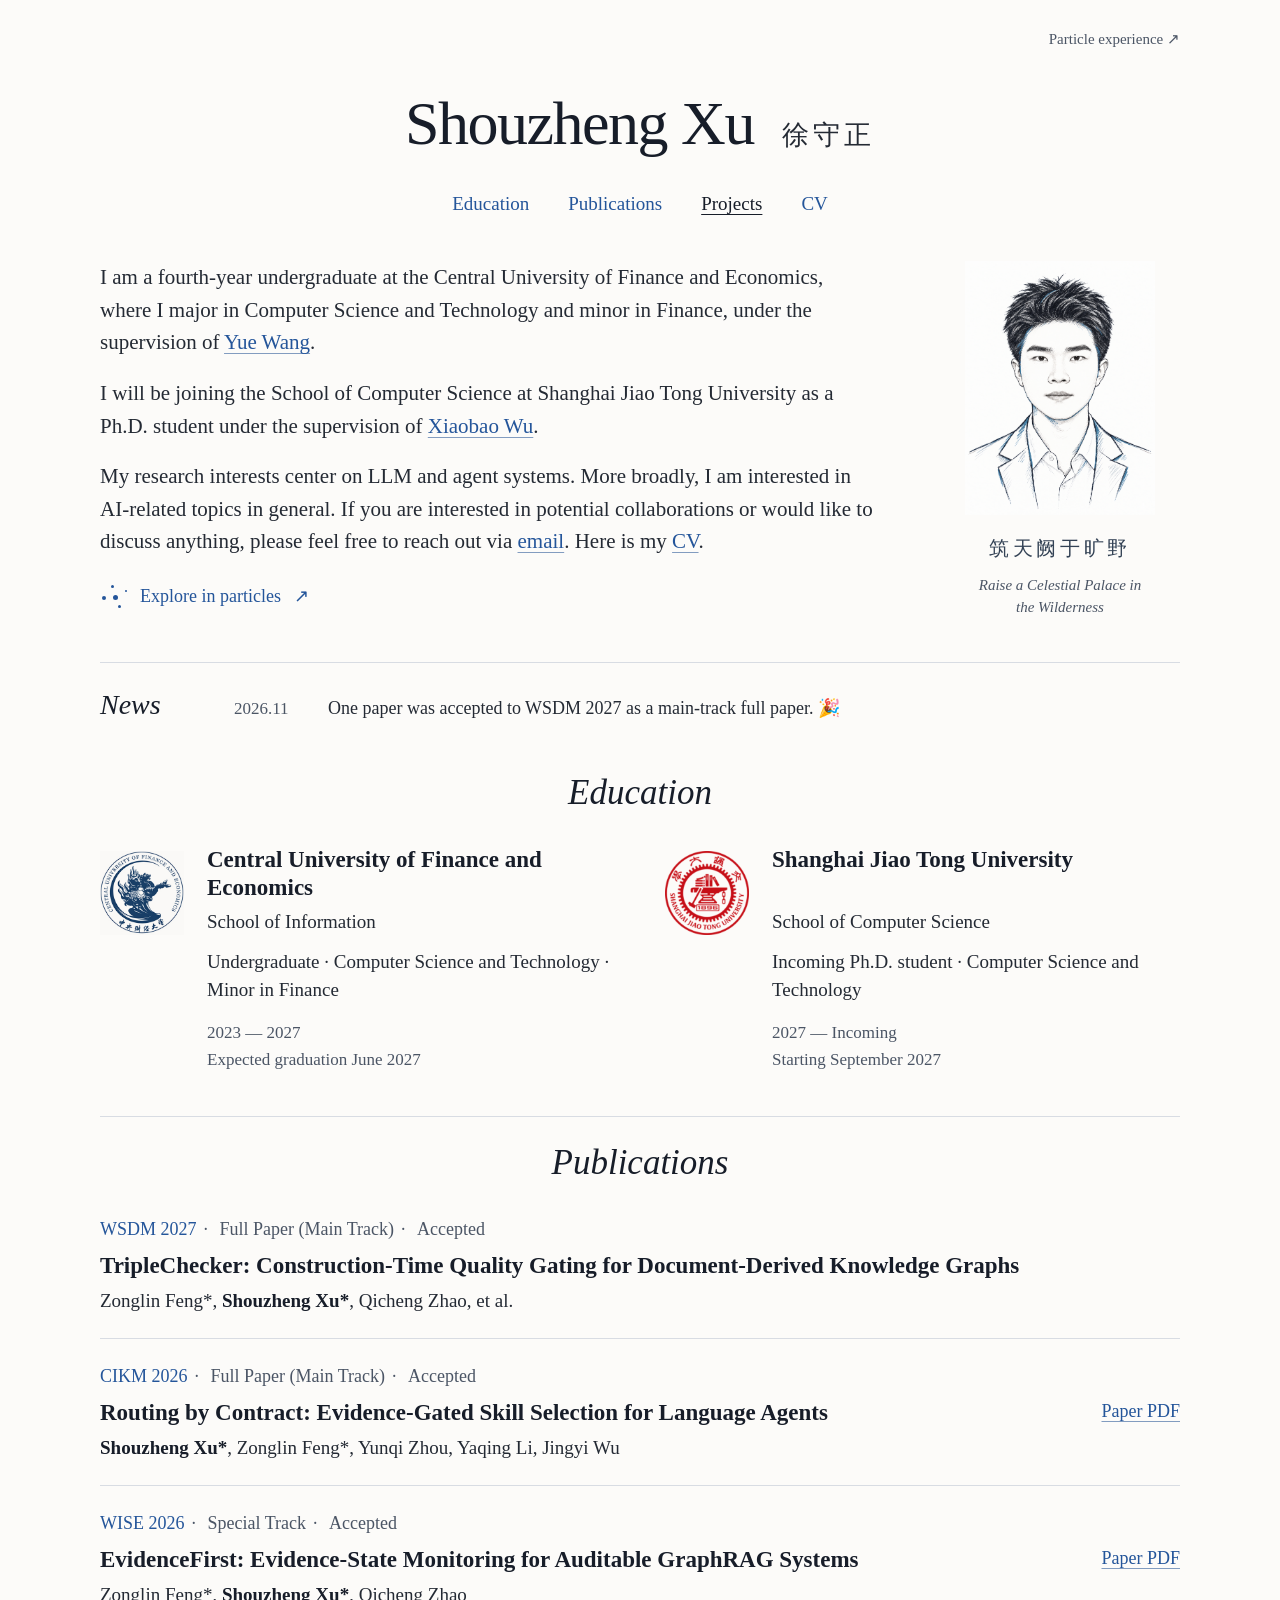
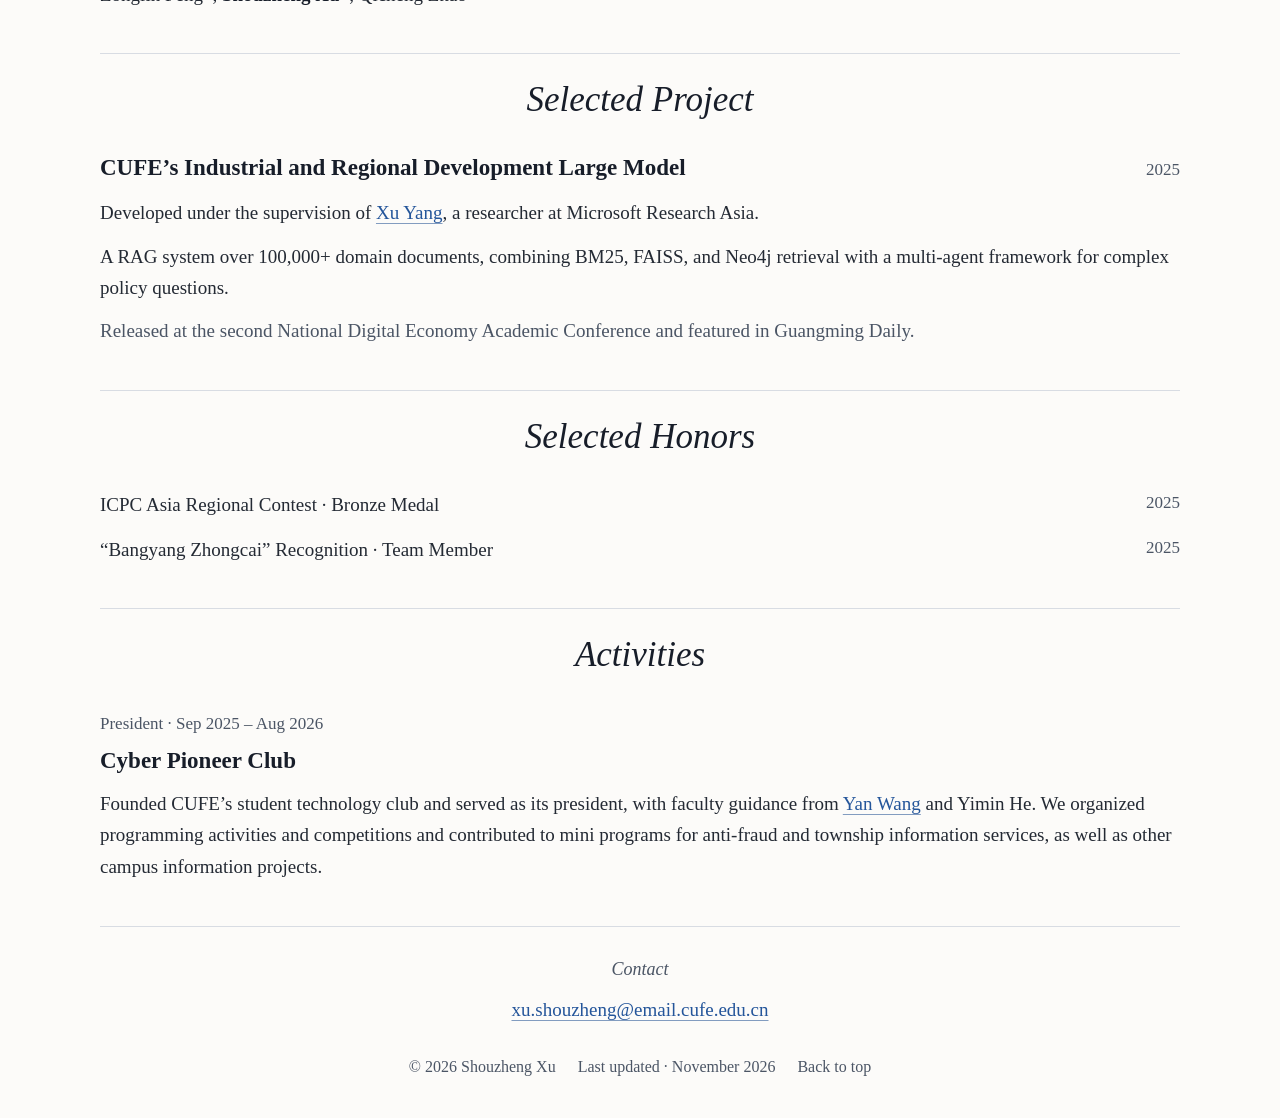
<file: index.html>
<!doctype html>
<html lang="en">
<head>
  <meta charset="utf-8">
  <meta name="viewport" content="width=device-width, initial-scale=1">
  <meta name="description" content="Shouzheng Xu, a computer science undergraduate at CUFE, interested in LLM and agent systems.">
  <meta name="theme-color" content="#fcfbf9">
  <meta property="og:title" content="Shouzheng Xu · 徐守正">
  <meta property="og:description" content="Research interests in LLM and agent systems.">
  <meta property="og:type" content="website">
  <meta property="og:url" content="https://shouzhengxu.github.io/">
  <link rel="canonical" href="https://shouzhengxu.github.io/">
  <link rel="icon" href="assets/favicon.svg?v=2" type="image/svg+xml">
  <link rel="stylesheet" href="typography.css?v=20261101">
  <link rel="stylesheet" href="styles.css?v=20261104-english">
  <script src="site.js?v=20261104-english" defer></script>
  <script src="analytics.js?v=20261102" defer></script>
  <title>Shouzheng Xu · 徐守正</title>
</head>
<body class="home-page">
  <a class="skip-link" href="#main">Skip to content</a>
  <header id="about" class="site-header" aria-labelledby="name">
    <div class="header-inner">
      <div class="page-tools"><a class="quiet-experience" href="experience.html">Particle experience <span aria-hidden="true">↗</span></a></div>

    </div>
  </header>

  <main id="main" class="page-shell">
    <section class="hero" aria-label="Introduction">
      <div class="hero-heading">
      <h1 id="name">Shouzheng Xu<span class="chinese-name" lang="zh-CN">徐守正</span></h1>
      <nav aria-label="Main navigation">
        <a href="#education">Education</a>
        <a href="#research">Publications</a>
        <a href="#projects">Projects</a>
        <a href="cv.html">CV</a>
      </nav>
      </div>
      <div class="hero-copy">
        <p class="bio">I am a fourth-year undergraduate at the Central University of Finance and Economics, where I major in Computer Science and Technology and minor in Finance, under the supervision of <a href="https://scholar.google.com/citations?hl=zh-CN&amp;user=7Q6fTrMAAAAJ" target="_blank" rel="noopener noreferrer">Yue Wang</a>.</p>
        <p class="next-step">I will be joining the School of Computer Science at Shanghai Jiao Tong University as a Ph.D. student under the supervision of <a href="https://bobxwu.github.io/" target="_blank" rel="noopener noreferrer">Xiaobao Wu</a>.</p>
        <p class="research-intro">My research interests center on LLM and agent systems. More broadly, I am interested in AI-related topics in general. If you are interested in potential collaborations or would like to discuss anything, please feel free to reach out via <a href="mailto:xu.shouzheng@email.cufe.edu.cn">email</a>. Here is my <a href="cv.html">CV</a>.</p>
        <a class="experience-link" href="experience.html"><span class="particle-mark" aria-hidden="true"><i></i><i></i><i></i><i></i><i></i></span>Explore in particles<span class="link-arrow" aria-hidden="true">↗</span></a>
      </div>
      <figure class="hero-portrait"><a href="experience.html" aria-label="Explore the portrait in 3D particles"><img src="assets/portrait-ink.png" alt="Ink portrait of Shouzheng Xu, with blue accents" width="1086" height="1448" fetchpriority="high"></a>
        <figcaption class="epigraph" aria-label="Personal motto">
          <blockquote lang="zh-CN">筑天阙于旷野</blockquote>
          <p>Raise a Celestial Palace in the Wilderness</p>
        </figcaption>
      </figure>
    </section>


    <section id="news" class="news-section" aria-labelledby="news-title">
      <h2 id="news-title">News</h2>
      <ul class="news-list">
        <li><time datetime="2026-11">2026.11</time><p>One paper was accepted to WSDM 2027 as a main-track full paper. 🎉</p></li>
      </ul>
    </section>

    <section id="education" class="content-section" aria-labelledby="education-title">
      <div class="section-heading"><div><h2 id="education-title">Education</h2></div></div>
      <div class="education-list">
        <article class="education-row">
          <img class="school-emblem" src="assets/cufe-emblem.jpg" alt="Central University of Finance and Economics emblem" width="250" height="250" loading="lazy">
          <div class="education-copy"><h3>Central University of Finance and Economics</h3><p class="school-faculty">School of Information</p><p class="degree-line">Undergraduate · Computer Science and Technology · Minor in Finance</p><span class="education-date">2023 — 2027</span><span class="admission-note">Expected graduation June 2027</span></div>
        </article>
        <article class="education-row">
          <img class="school-emblem" src="assets/sjtu-emblem.png" alt="Shanghai Jiao Tong University emblem" width="240" height="240" loading="lazy">
          <div class="education-copy"><h3>Shanghai Jiao Tong University</h3><p class="school-faculty">School of Computer Science</p><p class="degree-line">Incoming Ph.D. student · Computer Science and Technology</p><span class="education-date">2027 — Incoming</span><span class="admission-note">Starting September 2027</span></div>
        </article>
      </div>
    </section>

    <section id="research" class="content-section" aria-labelledby="research-title">
      <div class="section-heading"><div><h2 id="research-title">Publications</h2></div></div>

      <article class="paper" id="triplechecker">
        <div class="paper-copy">
          <div class="paper-meta"><span class="venue">WSDM 2027</span><span class="paper-track">Full Paper (Main Track)</span><span class="status">Accepted</span></div>
          <h3>TripleChecker: Construction-Time Quality Gating for Document-Derived Knowledge Graphs</h3>
          <p class="paper-authors">Zonglin Feng*, <strong>Shouzheng Xu*</strong>, Qicheng Zhao, et al.</p>
        </div>
      </article>

      <article class="paper">
        <div class="paper-copy">
          <div class="paper-meta"><span class="venue">CIKM 2026</span><span class="paper-track">Full Paper (Main Track)</span><span class="status">Accepted</span></div>
          <h3>Routing by Contract: Evidence-Gated Skill Selection for Language Agents</h3>
          <p class="paper-authors"><strong>Shouzheng Xu*</strong>, Zonglin Feng*, Yunqi Zhou, Yaqing Li, Jingyi Wu</p>
        </div>
        <a class="paper-link" href="assets/papers/routing-by-contract.pdf" target="_blank" rel="noopener noreferrer">Paper PDF</a>
      </article>

      <article class="paper">
        <div class="paper-copy">
          <div class="paper-meta"><span class="venue">WISE 2026</span><span class="paper-track">Special Track</span><span class="status">Accepted</span></div>
          <h3>EvidenceFirst: Evidence-State Monitoring for Auditable GraphRAG Systems</h3>
          <p class="paper-authors">Zonglin Feng*, <strong>Shouzheng Xu*</strong>, Qicheng Zhao</p>
        </div>
        <a class="paper-link" href="assets/papers/evidencefirst.pdf" target="_blank" rel="noopener noreferrer">Paper PDF</a>
      </article>
    </section>

    <section id="projects" class="content-section" aria-labelledby="projects-title">
      <div class="section-heading"><h2 id="projects-title">Selected Project</h2></div>
      <article class="project-entry">
        <div class="project-heading"><h3>CUFE’s Industrial and Regional Development Large Model</h3><time>2025</time></div>
        <p class="project-supervision">Developed under the supervision of <a href="https://github.com/peteryang1" target="_blank" rel="noopener noreferrer">Xu Yang</a>, a researcher at Microsoft Research Asia.</p>
        <p>A RAG system over 100,000+ domain documents, combining BM25, FAISS, and Neo4j retrieval with a multi-agent framework for complex policy questions.</p>
        <p class="project-outcome">Released at the second National Digital Economy Academic Conference and featured in Guangming Daily.</p>
      </article>
    </section>

    <div class="closing-sections">
      <section id="honors" class="content-section" aria-labelledby="honors-title"><div class="section-heading"><div><h2 id="honors-title">Selected Honors</h2></div></div><ul class="honors-list"><li><span>ICPC Asia Regional Contest · Bronze Medal</span><time>2025</time></li><li><span>“Bangyang Zhongcai” Recognition · Team Member</span><time>2025</time></li></ul></section>
      <section id="community" class="content-section" aria-labelledby="community-title"><div class="section-heading"><h2 id="community-title">Activities</h2></div><article class="community-entry"><span class="small-label">President · Sep 2025 – Aug 2026</span><h3 id="community-name">Cyber Pioneer Club</h3><p>Founded CUFE’s student technology club and served as its president, with faculty guidance from <a href="https://scholar.google.com/citations?hl=zh-CN&amp;user=5prd2BQAAAAJ" target="_blank" rel="noopener noreferrer">Yan Wang</a> and Yimin He. We organized programming activities and competitions and contributed to mini programs for anti-fraud and township information services, as well as other campus information projects.</p></article></section>
    </div>

    <p class="contact-line"><span>Contact</span><a href="mailto:xu.shouzheng@email.cufe.edu.cn">xu.shouzheng@email.cufe.edu.cn</a></p>
  </main>
  <footer class="site-footer page-shell"><span>© 2026 Shouzheng Xu</span><span>Last updated · November 2026</span><a href="#about">Back to top</a></footer>
</body>
</html>
</file>
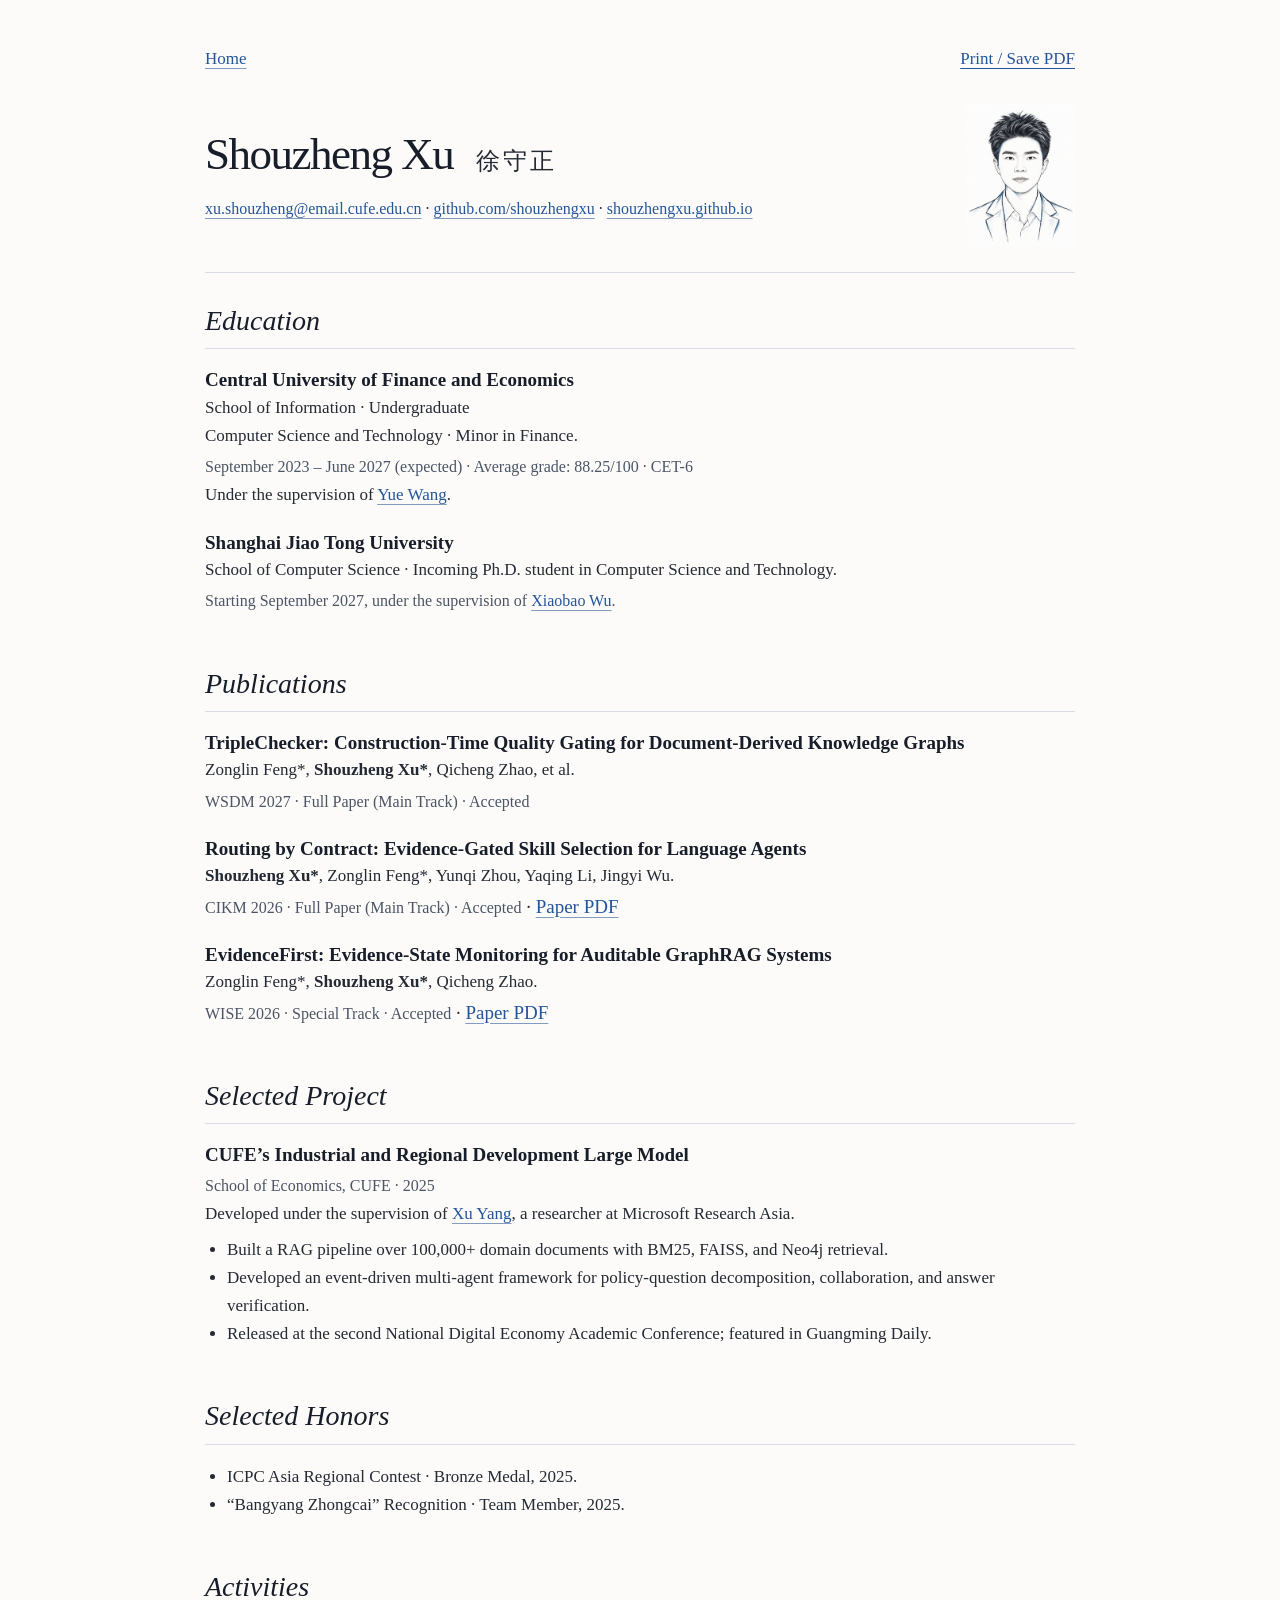
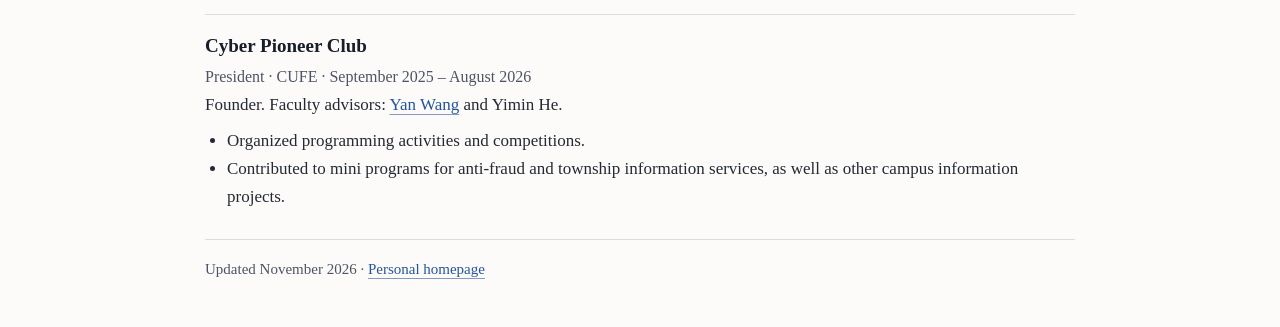
<file: cv.html>
<!doctype html>
<html lang="en">
<head>
  <meta charset="utf-8">
  <meta name="viewport" content="width=device-width, initial-scale=1">
  <meta name="description" content="Curriculum vitae of Shouzheng Xu: education, publications, projects, and honors.">
  <link rel="canonical" href="https://shouzhengxu.github.io/cv.html">
  <link rel="icon" href="assets/favicon.svg?v=2" type="image/svg+xml">
  <link rel="stylesheet" href="typography.css?v=20261101">
  <link rel="stylesheet" href="styles.css?v=20261104-english">
  <script src="site.js?v=20261104-english" defer></script>
  <script src="analytics.js?v=20261102" defer></script>
  <title>Curriculum Vitae · Shouzheng Xu</title>
</head>
<body>
<main class="cv-shell">
  <div class="cv-tools">
    <a href="index.html">Home</a>
    <button type="button" data-print>Print / Save PDF</button>
  </div>
  <header class="cv-heading">
    <div class="cv-identity">
      <h1>Shouzheng Xu <span class="chinese-name" lang="zh-CN">徐守正</span></h1>
      <p><a href="mailto:xu.shouzheng@email.cufe.edu.cn">xu.shouzheng@email.cufe.edu.cn</a> · <a href="https://github.com/shouzhengxu">github.com/shouzhengxu</a> · <a href="https://shouzhengxu.github.io/">shouzhengxu.github.io</a></p>
    </div>
    <img class="cv-portrait" src="assets/portrait-ink.png" alt="Shouzheng Xu · 徐守正" width="1086" height="1448">
  </header>
  <section class="cv-section">
    <h2>Education</h2>
    <article class="cv-item">
      <h3>Central University of Finance and Economics</h3>
      <p>School of Information · Undergraduate</p>
      <p>Computer Science and Technology · Minor in Finance.</p>
      <span class="cv-meta">September 2023 – June 2027 (expected) · Average grade: 88.25/100 · CET-6</span>
      <p>Under the supervision of <a href="https://scholar.google.com/citations?hl=zh-CN&amp;user=7Q6fTrMAAAAJ">Yue Wang</a>.</p>
    </article>
    <article class="cv-item">
      <h3>Shanghai Jiao Tong University</h3>
      <p>School of Computer Science · Incoming Ph.D. student in Computer Science and Technology.</p>
      <span class="cv-meta">Starting September 2027, under the supervision of <a href="https://bobxwu.github.io/">Xiaobao Wu</a>.</span>
    </article>
  </section>
  <section class="cv-section">
    <h2>Publications</h2>
    <article class="cv-item">
      <h3>TripleChecker: Construction-Time Quality Gating for Document-Derived Knowledge Graphs</h3>
      <p>Zonglin Feng*, <strong>Shouzheng Xu*</strong>, Qicheng Zhao, et al.</p>
      <span class="cv-meta">WSDM 2027 · Full Paper (Main Track) · Accepted</span>
    </article>
    <article class="cv-item">
      <h3>Routing by Contract: Evidence-Gated Skill Selection for Language Agents</h3>
      <p><strong>Shouzheng Xu*</strong>, Zonglin Feng*, Yunqi Zhou, Yaqing Li, Jingyi Wu.</p>
      <span class="cv-meta">CIKM 2026 · Full Paper (Main Track) · Accepted</span> · <a href="assets/papers/routing-by-contract.pdf">Paper PDF</a>
    </article>
    <article class="cv-item">
      <h3>EvidenceFirst: Evidence-State Monitoring for Auditable GraphRAG Systems</h3>
      <p>Zonglin Feng*, <strong>Shouzheng Xu*</strong>, Qicheng Zhao.</p>
      <span class="cv-meta">WISE 2026 · Special Track · Accepted</span> · <a href="assets/papers/evidencefirst.pdf">Paper PDF</a>
    </article>
  </section>
  <section class="cv-section">
    <h2>Selected Project</h2>
    <article class="cv-item">
      <h3>CUFE’s Industrial and Regional Development Large Model</h3>
      <span class="cv-meta">School of Economics, CUFE · 2025</span>
      <p>Developed under the supervision of <a href="https://github.com/peteryang1">Xu Yang</a>, a researcher at Microsoft Research Asia.</p>
      <ul>
        <li>Built a RAG pipeline over 100,000+ domain documents with BM25, FAISS, and Neo4j retrieval.</li>
        <li>Developed an event-driven multi-agent framework for policy-question decomposition, collaboration, and answer verification.</li>
        <li>Released at the second National Digital Economy Academic Conference; featured in Guangming Daily.</li>
      </ul>
    </article>
  </section>
  <section class="cv-section">
    <h2>Selected Honors</h2>
    <article class="cv-item"><ul>
      <li>ICPC Asia Regional Contest · Bronze Medal, 2025.</li>
      <li>“Bangyang Zhongcai” Recognition · Team Member, 2025.</li>
    </ul></article>
  </section>
  <section class="cv-section">
    <h2>Activities</h2>
    <article class="cv-item">
      <h3>Cyber Pioneer Club</h3>
      <span class="cv-meta">President · CUFE · September 2025 – August 2026</span>
      <p>Founder. Faculty advisors: <a href="https://scholar.google.com/citations?hl=zh-CN&amp;user=5prd2BQAAAAJ">Yan Wang</a> and Yimin He.</p>
      <ul>
        <li>Organized programming activities and competitions.</li>
        <li>Contributed to mini programs for anti-fraud and township information services, as well as other campus information projects.</li>
      </ul>
    </article>
  </section>
  <footer class="cv-footer">Updated November 2026 · <a href="index.html">Personal homepage</a></footer>
</main>
</body>
</html>
</file>
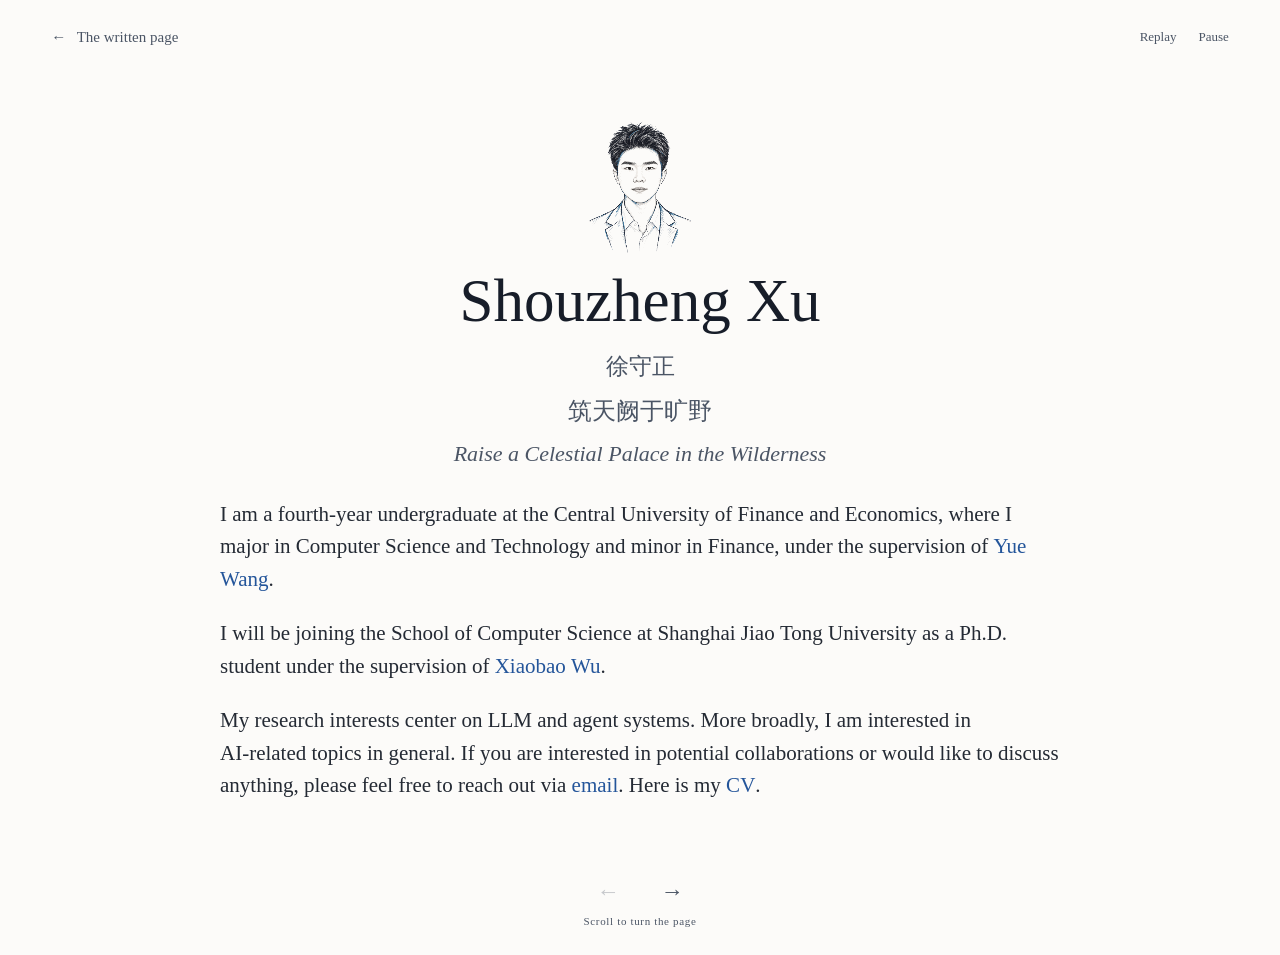
<file: experience.html>
<!doctype html>
<html lang="en">
<head>
  <meta charset="utf-8">
  <meta name="viewport" content="width=device-width,initial-scale=1">
  <meta name="description" content="Shouzheng Xu’s portrait, research and work, written in light.">
  <meta name="theme-color" content="#fcfbf9">
  <link rel="icon" href="assets/favicon.svg?v=2" type="image/svg+xml">
  <link rel="stylesheet" href="typography.css?v=20261101">
  <link rel="stylesheet" href="experience.css?v=20261104-english">
  <script src="site.js?v=20261104-english" defer></script>
  <script src="analytics.js?v=20261102" defer></script>
  <script src="particles.js?v=20261104-english" defer></script>
  <title>Written in Light · Shouzheng Xu</title>
</head>
<body class="experience">
  <a class="skip-link" href="#story">Skip to content</a>
  <div class="page-corners">
    <a class="return-link" href="index.html"><span aria-hidden="true">←</span> The written page</a>
    <div class="header-controls">
      <button type="button" id="replay-transition">Reassemble</button>
      <button type="button" id="motion-toggle" aria-pressed="false">Pause motion</button>
    </div>
  </div>
  <div class="particle-scene" id="particle-scene" aria-hidden="true"><canvas id="particle-canvas"></canvas></div>
  <main class="experience-stage" id="story" tabindex="-1">
    <div id="particle-links" class="particle-links"></div>
    <div class="story-copy" id="story-copy">
<section class="story-panel" data-chapter="0" aria-labelledby="chapter-about-title">
<img data-particle="portrait" class="portrait-fallback" src="assets/portrait-ink.png" alt="Shouzheng Xu · 徐守正" width="1086" height="1448">
<h1 id="chapter-about-title" data-particle="name">Shouzheng Xu</h1>
<p data-particle="subtitle" lang="zh-CN">徐守正</p>
<p data-particle="motto" lang="zh-CN">筑天阙于旷野</p>
<p data-particle="motto-translation">Raise a Celestial Palace in the Wilderness</p>
<p data-particle="body">I am a fourth-year undergraduate at the Central University of Finance and Economics, where I major in Computer Science and Technology and minor in Finance, under the supervision of <a href="https://scholar.google.com/citations?hl=zh-CN&amp;user=7Q6fTrMAAAAJ" target="_blank" rel="noopener noreferrer">Yue Wang</a>.</p>
<p data-particle="body">I will be joining the School of Computer Science at Shanghai Jiao Tong University as a Ph.D. student under the supervision of <a href="https://bobxwu.github.io/" target="_blank" rel="noopener noreferrer">Xiaobao Wu</a>.</p>
<p data-particle="body">My research interests center on LLM and agent systems. More broadly, I am interested in AI-related topics in general. If you are interested in potential collaborations or would like to discuss anything, please feel free to reach out via <a href="mailto:xu.shouzheng@email.cufe.edu.cn">email</a>. Here is my <a href="cv.html">CV</a>.</p>
</section>
<section class="story-panel" data-chapter="1" aria-labelledby="chapter-education-title" hidden>
<h2 id="chapter-education-title" data-particle="title">Education</h2>
<article class="school-entry"><img class="school-emblem-fallback" data-particle="emblem" src="assets/cufe-emblem.jpg" alt="Central University of Finance and Economics emblem" width="250" height="250"><h3 data-particle="heading">Central University of Finance and Economics</h3><p data-particle="faculty">School of Information</p><p data-particle="degree">Undergraduate · Computer Science and Technology · Minor in Finance</p><p data-particle="meta">2023 — 2027</p><p data-particle="note">Expected graduation June 2027</p></article>
<hr data-particle="rule">
<article class="school-entry"><img class="school-emblem-fallback" data-particle="emblem" src="assets/sjtu-emblem.png" alt="Shanghai Jiao Tong University emblem" width="240" height="240"><h3 data-particle="heading">Shanghai Jiao Tong University</h3><p data-particle="faculty">School of Computer Science</p><p data-particle="degree">Incoming Ph.D. student · Computer Science and Technology</p><p data-particle="meta">2027 — Incoming</p><p data-particle="note">Starting September 2027</p></article>
</section>
<section class="story-panel" data-chapter="2" aria-labelledby="chapter-publications-title" hidden>
<h2 id="chapter-publications-title" data-particle="title">Publications</h2>
<p data-particle="meta">WSDM 2027 · Full Paper (Main Track) · Accepted</p><h3 data-particle="paper">TripleChecker: Construction-Time Quality Gating for Document-Derived Knowledge Graphs</h3><p data-particle="authors">Zonglin Feng*, <strong>Shouzheng Xu*</strong>, Qicheng Zhao, et al.</p>
<hr data-particle="rule">
<p data-particle="meta">CIKM 2026 · Full Paper (Main Track) · Accepted</p><h3 data-particle="paper">Routing by Contract: Evidence-Gated Skill Selection for Language Agents</h3><p data-particle="authors"><strong>Shouzheng Xu*</strong>, Zonglin Feng*, Yunqi Zhou, Yaqing Li, Jingyi Wu</p><a data-particle="link" href="assets/papers/routing-by-contract.pdf" target="_blank" rel="noopener noreferrer">Paper PDF ↗</a>
<hr data-particle="rule">
<p data-particle="meta">WISE 2026 · Special Track · Accepted</p><h3 data-particle="paper">EvidenceFirst: Evidence-State Monitoring for Auditable GraphRAG Systems</h3><p data-particle="authors">Zonglin Feng*, <strong>Shouzheng Xu*</strong>, Qicheng Zhao</p><a data-particle="link" href="assets/papers/evidencefirst.pdf" target="_blank" rel="noopener noreferrer">Paper PDF ↗</a>
</section>
<section class="story-panel" data-chapter="3" aria-labelledby="chapter-project-title" hidden>
<h2 id="chapter-project-title" data-particle="title">Selected Project</h2>
<h3 data-particle="heading">CUFE’s Industrial and Regional Development Large Model</h3>
<p data-particle="meta">2025</p>
<p data-particle="body">Developed under the supervision of <a href="https://github.com/peteryang1" target="_blank" rel="noopener noreferrer">Xu Yang</a>, a researcher at Microsoft Research Asia.</p>
<p data-particle="body">A RAG system over 100,000+ domain documents, combining BM25, FAISS, and Neo4j retrieval with a multi-agent framework for complex policy questions.</p>
<p data-particle="body">Released at the second National Digital Economy Academic Conference and featured in Guangming Daily.</p>
</section>
<section class="story-panel" data-chapter="4" aria-labelledby="chapter-honors-title" hidden>
<h2 id="chapter-honors-title" data-particle="title">Selected Honors</h2><p data-particle="heading">ICPC Asia Regional Contest · Bronze Medal</p><p data-particle="meta">2025</p><hr data-particle="rule"><p data-particle="heading">“Bangyang Zhongcai” Recognition · Team Member</p><p data-particle="meta">2025</p>
</section>
<section class="story-panel" data-chapter="5" aria-labelledby="chapter-community-title" hidden>
<h2 id="chapter-community-title" data-particle="title">Activities</h2><p data-particle="meta">President · Sep 2025 – Aug 2026</p><h3 data-particle="heading">Cyber Pioneer Club</h3><p data-particle="body">Founded CUFE’s student technology club and served as its president, with faculty guidance from <a href="https://scholar.google.com/citations?hl=zh-CN&amp;user=5prd2BQAAAAJ" target="_blank" rel="noopener noreferrer">Yan Wang</a> and Yimin He. We organized programming activities and competitions and contributed to mini programs for anti-fraud and township information services, as well as other campus information projects.</p><hr data-particle="rule"><p data-particle="meta">Contact</p><a data-particle="link" href="mailto:xu.shouzheng@email.cufe.edu.cn">xu.shouzheng@email.cufe.edu.cn ↗</a>
</section>
    </div>
  </main>
  <footer class="reading-footer">
    <div class="step-controls">
      <button id="previous-chapter" type="button" aria-label="Previous page" disabled>←</button>
      <button id="next-chapter" type="button" aria-label="Next page">→</button>
    </div>
    <p id="navigation-instruction">Scroll to turn the page</p>
  </footer>
  <p class="sr-only" id="chapter-announcement" aria-live="polite" aria-atomic="true"></p>
  <noscript><p class="no-script-note">JavaScript is needed for the particle motion. <a href="index.html">Read the complete homepage</a>.</p></noscript>
</body>
</html>
</file>
<file: typography.css>
/* Use the visitor's installed face; the Office font is not redistributed. */
@font-face {
  font-family: "Huawen Zhongsong";
  src: local("STZhongsong"), local("华文中宋");
  font-style: normal;
  font-weight: 400 700;
  font-display: swap;
}
:root {
  --chinese: "Huawen Zhongsong", "STZhongsong", "华文中宋", "Songti SC", STSong, "Noto Serif CJK SC", SimSun, serif;
  --latin: Charter, "Bitstream Charter", "Sitka Text", Cambria, Georgia, var(--chinese);
}
</file>
<file: styles.css>
:root {
  --paper: #fcfbf9;
  --ink: #171d29;
  --body: #242a34;
  --muted: #4b5565;
  --blue: #24559a;
  --line: #d8dce3;
  --font: var(--latin);
}
* { box-sizing: border-box; }
html { scroll-behavior: smooth; scroll-padding-top: 36px; }
body { margin: 0; background: var(--paper); color: var(--body); font: 19px/1.65 var(--font); -webkit-font-smoothing: antialiased; }
::selection { background: #dce6f4; color: var(--ink); }
a { color: var(--blue); text-decoration-color: #829cc0; text-decoration-thickness: 1px; text-underline-offset: 4px; }
a:hover { color: var(--ink); text-decoration-color: currentColor; }
a:focus-visible, button:focus-visible { outline: 2px solid var(--blue); outline-offset: 5px; }
button { font: inherit; }
h1, h2, h3, p { margin: 0; }
h1, h2, h3 { color: var(--ink); }
h3 { font-size: 21px; font-weight: 600; line-height: 1.4; }
img { display: block; max-width: 100%; }
svg { display: block; }
[hidden] { display: none !important; }

/* A paper-like page, with an ink portrait and a quiet personal epigraph. */
.page-shell, .header-inner { max-width: 1160px; padding-inline: 40px; margin-inline: auto; }
.header-inner { padding-top: 27px; text-align: center; }
.page-tools { display: flex; align-items: center; justify-content: flex-end; gap: 24px; margin-bottom: 36px; font-size: 15px; }
.quiet-experience { text-decoration: none; color: var(--muted); }
.quiet-experience:hover { color: var(--blue); }
h1 { font: 400 58px/1.18 var(--latin); letter-spacing: -1.5px; display: flex; flex-wrap: wrap; align-items: baseline; gap: 8px 23px; }
.chinese-name { font: 500 24px/1.4 var(--chinese); letter-spacing: 3px; color: var(--body); white-space: nowrap; }
.hero-heading h1 { justify-content: center; font-size: 62px; line-height: 1.15; gap: 12px 28px; }
.hero-heading .chinese-name { font-size: 27px; letter-spacing: 4px; }
nav { display: flex; justify-content: center; flex-wrap: wrap; gap: 12px 39px; margin-top: 29px; }
nav a { color: var(--blue); font-size: 19px; text-decoration: none; white-space: nowrap; }
nav a:hover, nav a.active { color: var(--ink); text-decoration: underline; }
.skip-link { position: fixed; top: -70px; left: 20px; z-index: 20; background: var(--ink); color: #fff; padding: 8px 16px; }
.skip-link:focus { top: 12px; }
.hero { display: grid; grid-template-columns: minmax(0, 1fr) 240px; align-items: start; gap: 42px 62px; }
.hero-heading { grid-column: 1 / -1; }
.hero-copy { font-size: 21px; line-height: 1.55; }
.hero-copy p { text-wrap: pretty; }
.hero-portrait { margin: 0; align-self: start; }
.hero-portrait img { width: 100%; height: auto; }
.hero-portrait > a { display: block; width: 190px; margin: 0 auto; }
.experience-link { display: inline-flex; align-items: center; gap: 13px; margin-top: 25px; font-size: 18px; text-decoration: none; }
.experience-link:hover { text-decoration: underline; }
.link-arrow { display: inline-block; transition: transform .2s ease; }
.experience-link:hover .link-arrow { transform: translate(2px, -2px); }
.particle-mark { position: relative; width: 27px; height: 27px; display: inline-block; }
.particle-mark i { position: absolute; width: 3px; height: 3px; background: var(--blue); border-radius: 50%; }
.particle-mark i:nth-child(1) { left: 11px; top: 2px; }
.particle-mark i:nth-child(2) { left: 2px; top: 13px; width: 4px; height: 4px; }
.particle-mark i:nth-child(3) { left: 13px; top: 12px; width: 5px; height: 5px; }
.particle-mark i:nth-child(4) { right: 0; top: 7px; width: 2px; height: 2px; }
.particle-mark i:nth-child(5) { left: 18px; bottom: 2px; }
.epigraph { margin: 15px auto 0; text-align: center; }
.epigraph blockquote { font: 500 20px/1.8 var(--chinese); letter-spacing: .18em; color: #334255; margin: 0; }
.epigraph p { margin: 8px auto 0; color: var(--muted); font: italic 15px/1.5 var(--latin); text-wrap: pretty; }
.hero-copy a, .project-supervision a, .community-entry a { white-space: nowrap; }
.next-step, .research-intro { margin-top: 18px; }
.news-section { display: grid; grid-template-columns: 110px minmax(0, 1fr); gap: 24px; align-items: baseline; margin-top: 42px; padding-top: 24px; border-top: 1px solid var(--line); }
.news-section h2 { font-size: 28px; font-style: italic; font-weight: 400; line-height: 1.3; }
.news-list { list-style: none; margin: 0; padding: 0; }
.news-list li { display: grid; grid-template-columns: 78px minmax(0, 1fr); gap: 16px; align-items: baseline; font-size: 18px; }
.news-list li + li { margin-top: 12px; }
.news-list time { color: var(--muted); font: 17px/1.5 var(--latin); white-space: nowrap; }
.news-list p { text-wrap: pretty; }
.content-section { padding-top: 47px; }
.content-section:not(#education) { margin-top: 43px; padding-top: 23px; border-top: 1px solid var(--line); }
.section-heading { position: relative; margin-bottom: 30px; text-align: center; }
.section-heading h2 { font-size: 35px; font-style: italic; font-weight: 400; line-height: 1.3; }
.education-list { display: grid; grid-template-columns: repeat(2, minmax(0, 1fr)); column-gap: 50px; }
.education-row { display: grid; grid-template-columns: 84px minmax(0, 1fr); grid-template-rows: subgrid; grid-row: span 5; column-gap: 23px; align-items: start; }
.education-copy { display: contents; }
.education-copy > * { grid-column: 2; }
.education-row h3 { grid-row: 1; }
.school-faculty { grid-row: 2; }
.degree-line { grid-row: 3; }
.education-date { grid-row: 4; }
.admission-note { grid-row: 5; }
.school-emblem { grid-column: 1; grid-row: 1 / -1; width: 84px; height: 84px; object-fit: contain; margin-top: 5px; mix-blend-mode: multiply; }
.education-row h3 { font-size: 23px; margin-bottom: 7px; line-height: 1.2; }
.education-row p { font-size: 19px; line-height: 1.5; }
.school-faculty { margin-bottom: 11px; }
.muted, .admission-note, .education-date { color: var(--muted); font-size: 17px; line-height: 1.5; }
.admission-note { display: block; margin-top: 2px; }
.education-date { display: block; margin-top: 15px; white-space: nowrap; }
.paper { display: grid; grid-template-columns: minmax(0, 1fr) auto; column-gap: 26px; row-gap: 5px; padding-bottom: 23px; margin-bottom: 23px; border-bottom: 1px solid var(--line); }
.paper:last-child { padding-bottom: 0; margin-bottom: 0; border: 0; }
.paper-copy { display: contents; }
.paper-meta { grid-column: 1; grid-row: 1; display: flex; flex-wrap: wrap; align-items: baseline; font-size: 18px; }
.paper-meta > span + span::before { content: ' · '; padding: 0 7px; color: var(--muted); }
.venue { color: var(--blue); font-weight: 400; }
.status, .paper-track { color: var(--muted); }
.paper h3, .paper-authors { font-family: var(--latin); grid-column: 1; }
.paper h3 { grid-row: 2; font-size: 23px; line-height: 1.35; text-wrap: pretty; }
.paper-authors { grid-row: 3; font-size: 19px; line-height: 1.55; }
.paper-authors strong { color: var(--ink); font-weight: 600; }
.paper-link { grid-column: 2; grid-row: 2; align-self: baseline; font-size: 18px; white-space: nowrap; }
.project-heading { display: grid; grid-template-columns: minmax(0, 1fr) auto; align-items: baseline; gap: 24px; margin-bottom: 13px; }
.project-heading h3 { font-size: 23px; }
.project-heading time { color: var(--muted); font-size: 17px; white-space: nowrap; }
.project-entry p { font-size: 19px; text-wrap: pretty; }
.project-supervision { margin-bottom: 12px; }
.project-outcome { color: var(--muted); margin-top: 12px; }
.honors-list { list-style: none; padding: 0; margin: 0; }
.honors-list li { display: flex; justify-content: space-between; gap: 24px; font-size: 19px; }
.honors-list li + li { margin-top: 13px; }
.honors-list time { color: var(--muted); font-size: 17px; white-space: nowrap; }
.small-label { color: var(--muted); font-size: 17px; }
.community-entry h3 { font-size: 23px; margin: 6px 0 11px; }
.community-entry p { font-size: 19px; text-wrap: pretty; }
.contact-line { display: flex; flex-direction: column; align-items: center; gap: 9px; margin-top: 44px; padding-top: 28px; border-top: 1px solid var(--line); font-size: 19px; text-align: center; }
.contact-line > span { color: var(--muted); font-size: 18px; font-style: italic; }
.contact-line a { overflow-wrap: anywhere; }
.site-footer { display: flex; flex-wrap: wrap; justify-content: center; gap: 8px 22px; padding-top: 29px; padding-bottom: 38px; color: var(--muted); font-size: 16px; text-align: center; }
.site-footer a { color: var(--muted); text-decoration: none; }
.site-footer a:hover { text-decoration: underline; }
/* The CV uses the same quiet typography in a printable document layout. */
.cv-shell { max-width: 960px; margin: auto; padding: 45px; }
.cv-tools { display: flex; align-items: center; justify-content: space-between; gap: 20px; margin-bottom: 30px; font-size: 17px; }
.cv-tools button { background: none; color: var(--blue); border: 0; padding: 0; cursor: pointer; font-size: 17px; text-decoration: underline; text-underline-offset: 4px; }
.cv-heading { display: grid; grid-template-columns: minmax(0, 1fr) 108px; gap: 32px; align-items: center; border-bottom: 1px solid var(--line); padding-bottom: 25px; }
.cv-heading h1 { font-size: 45px; }
.cv-heading p { font-size: 16px; margin-top: 15px; overflow-wrap: anywhere; }
.cv-portrait { width: 108px; height: auto; }
.cv-section { padding-top: 30px; }
.cv-section h2 { font-size: 28px; font-style: italic; font-weight: 400; line-height: 1.3; padding-bottom: 9px; border-bottom: 1px solid var(--line); margin-bottom: 18px; }
.cv-item { margin-bottom: 20px; }
.cv-item h3 { font-size: 19px; }
.cv-item p, .cv-item li { font-size: 17px; }
.cv-item ul { padding-left: 22px; margin: 8px 0; }
.cv-meta { color: var(--muted); font-size: 16px; }
.cv-footer { font-size: 15px; margin-top: 28px; padding-top: 17px; border-top: 1px solid var(--line); color: var(--muted); }

@media (max-width: 1000px) {
  .hero { grid-template-columns: minmax(0, 1fr) 215px; column-gap: 35px; }
  .hero-portrait > a { width: 175px; }
  .hero-copy { font-size: 20px; }
  .education-list { column-gap: 30px; }
  .education-row { grid-template-columns: 62px minmax(0, 1fr); column-gap: 18px; }
  .school-emblem { width: 62px; height: 62px; }
  .education-row h3 { font-size: 21px; }
  .education-row p { font-size: 18px; }
}
@media (max-width: 800px) {
  .hero { grid-template-columns: minmax(0, 1fr) 200px; column-gap: 27px; }
  .hero-portrait > a { width: 165px; }
  .education-list { grid-template-columns: minmax(0, 1fr); gap: 26px; }
  .education-row { grid-template-columns: 68px minmax(0, 1fr); grid-template-rows: repeat(5, auto); grid-row: auto; column-gap: 23px; row-gap: 0; }
  .school-emblem { width: 68px; height: 68px; }
  .education-row + .education-row { border-top: 1px solid var(--line); padding-top: 26px; }
  .education-date { margin-top: 10px; }
}
@media (max-width: 720px) {
  html { scroll-padding-top: 24px; }
  .page-shell, .header-inner { padding-inline: 26px; }
  .header-inner { padding-top: 19px; }
  .page-tools { margin-bottom: 25px; font-size: 14px; }
  .hero-heading { display: contents; }
  .hero-heading h1 { grid-column: 1; grid-row: 1; justify-content: center; align-items: flex-start; align-self: center; flex-direction: column; font-size: clamp(36px, 6.8vw, 48px); gap: 12px; letter-spacing: -1px; }
  .hero-heading .chinese-name { font-size: 23px; }
  .hero-heading nav { grid-column: 1 / -1; grid-row: 3; margin-top: 0; padding-bottom: 21px; border-bottom: 1px solid var(--line); }
  nav { gap: 10px 28px; margin-top: 24px; }
  nav a { font-size: 17px; }
  .hero { grid-template-columns: minmax(0, 1fr) 126px; gap: 23px 23px; }
  .hero-portrait { display: contents; }
  .hero-portrait > a { grid-column: 2; grid-row: 1; width: 126px; align-self: center; }
  .hero-copy { grid-column: 1 / -1; grid-row: 4; font-size: 19px; line-height: 1.6; }
  .experience-link { margin-top: 22px; font-size: 17px; }
  .epigraph { grid-column: 1 / -1; grid-row: 2; margin: 0; }
  .epigraph blockquote { margin: 0 auto; font-size: 19px; letter-spacing: .15em; }
  .epigraph p { max-width: 440px; }
  .next-step, .research-intro { margin-top: 19px; }
  .news-section { grid-template-columns: minmax(0, 1fr); gap: 14px; margin-top: 34px; }
  .news-section h2 { font-size: 26px; }
  .news-list li { grid-template-columns: 68px minmax(0, 1fr); gap: 14px; }
  .content-section { padding-top: 38px; }
  .content-section:not(#education) { margin-top: 34px; padding-top: 24px; }
  .section-heading { margin-bottom: 25px; }
  .section-heading h2 { font-size: 31px; }
  .paper { column-gap: 16px; row-gap: 9px; }
  .paper-meta, .paper-link { font-size: 16px; }
  .paper-meta { grid-column: 1 / -1; }
  .paper-meta .paper-track { order: 1; flex-basis: 100%; margin-top: 3px; line-height: 1.5; }
  .paper-meta .paper-track::before { content: none; }
  .paper h3, .paper-authors { grid-column: 1 / -1; }
  .paper h3 { font-size: 22px; }
  .paper-authors { font-size: 18px; }
  .paper-link { grid-row: 1; }
  .project-heading { gap: 18px; }
  .project-heading h3, .community-entry h3 { font-size: 22px; }
  .project-entry p, .community-entry p, .honors-list li { font-size: 18px; }
  .contact-line { margin-top: 35px; font-size: 18px; }
  .site-footer { gap: 8px 18px; padding-bottom: 30px; }
  .cv-shell { padding: 29px 26px; }
  .cv-tools { align-items: start; font-size: 16px; }
  .cv-tools button { font-size: 16px; }
  .cv-heading { grid-template-columns: minmax(0, 1fr) 80px; gap: 18px; align-items: start; }
  .cv-heading h1 { font-size: 37px; }
  .cv-heading .chinese-name { display: block; }
  .cv-portrait { width: 80px; }
}
@media (max-width: 520px) {
  .education-row { grid-template-columns: 42px minmax(0, 1fr); column-gap: 16px; }
  .school-emblem { width: 42px; height: 42px; }
  .epigraph blockquote { font-size: 18px; }
}
@media (max-width: 400px) {
  .page-shell, .header-inner { padding-inline: 22px; }
  nav { gap: 10px 15px; }
  nav a { font-size: 16px; }
  .hero { grid-template-columns: minmax(0, 1fr) 104px; column-gap: 18px; }
  .hero-heading h1 { font-size: 32px; }
  .hero-portrait > a { width: 104px; }
  .education-row { grid-template-columns: 34px minmax(0, 1fr); column-gap: 13px; }
  .school-emblem { width: 34px; height: 34px; }
  .paper { column-gap: 12px; }
  .cv-shell { padding-inline: 22px; }
  .cv-heading { grid-template-columns: minmax(0, 1fr) 64px; gap: 12px; }
  .cv-heading h1 { font-size: 32px; }
  .cv-heading .chinese-name { flex-basis: 100%; }
  .cv-portrait { width: 64px; }
}
@media (prefers-reduced-motion: reduce) { html { scroll-behavior: auto; } .link-arrow { transition: none; } }
@media print {
  .cv-tools, .cv-footer, .skip-link { display: none !important; }
  .cv-shell { padding: 0; max-width: none; }
  .cv-heading { grid-template-columns: minmax(0, 1fr) 65px; padding-bottom: 12px; }
  .cv-portrait { width: 65px; }
  .cv-heading h1 { font-size: 30px; }
  .cv-heading p, .cv-meta { font-size: 11px; }
  .cv-section { padding-top: 15px; }
  .cv-section h2 { font-size: 19px; margin-bottom: 10px; }
  .cv-item { break-inside: avoid; margin-bottom: 10px; }
  .cv-item h3 { font-size: 13px; }
  .cv-item p, .cv-item li, .cv-item > a { font-size: 11px; line-height: 1.55; }
  a { color: inherit; text-decoration: none; }
  body { background: #fff; color: #222; }
  @page { size: A4; margin: 15mm; }
}
</file>
<file: experience.css>
:root {
  color-scheme: light;
  --paper: #fcfbf9;
  --ink: #171d29;
  --body: #242a34;
  --muted: #4b5565;
  --accent: #24559a;
  --line: #d8dce3;
  --serif: var(--latin);
}
* { box-sizing: border-box; }
html, body { margin: 0; min-height: 100%; background: var(--paper); }
body { color: var(--body); font: 20px/1.6 var(--serif); -webkit-font-smoothing: antialiased; }
[hidden] { display: none !important; }
a { color: var(--accent); text-decoration: none; text-underline-offset: 5px; }
a:hover { text-decoration: underline; }
button { font: inherit; color: inherit; cursor: pointer; border: 0; background: none; }
button:disabled { opacity: .3; cursor: default; }
button:focus-visible, a:focus-visible { outline: 1px solid var(--accent); outline-offset: 5px; }
::selection { background: #dce4ec; }
.experience { padding: 86px 0 24px; }
.page-corners { position: static; }
.return-link { position: absolute; z-index: 5; top: 25px; left: 4%; font-size: 15px; color: var(--muted); white-space: nowrap; }
.return-link > span:first-child { margin-right: 7px; }
.header-controls { position: absolute; z-index: 5; top: 19px; right: 4%; display: flex; gap: 22px; align-items: center; }
.header-controls button { font-size: 13px; padding: 8px 0; color: var(--muted); white-space: nowrap; }
.particle-unavailable #replay-transition, .particle-unavailable #motion-toggle { display: none; }
.experience-stage { width: min(1120px, 92%); margin: 0 auto; position: relative; min-height: calc(100svh - 186px); outline: none; }
.particle-scene { position: fixed; inset: 0; pointer-events: none; opacity: 0; z-index: 0; }
.particle-scene canvas { display: block; width: 100%; height: 100%; }
.has-particles .particle-scene { opacity: 1; }
.particle-links { position: absolute; inset: 0; pointer-events: none; z-index: 2; }
.particle-link { position: absolute; display: block; pointer-events: none; color: transparent; }
.particle-link-hit { position: absolute; display: block; pointer-events: auto; }
.particle-link:hover .particle-link-hit { background: rgba(36,85,154,.035); }
.particle-link:focus-visible { outline: none; }
.particle-link:focus-visible .particle-link-hit { outline: 1px solid var(--accent); outline-offset: 3px; background: rgba(36,85,154,.05); }
.sr-only { position: absolute; width: 1px; height: 1px; padding: 0; margin: -1px; overflow: hidden; clip: rect(0,0,0,0); white-space: nowrap; border: 0; }
.is-assembling .particle-links { visibility: hidden; }
.story-copy { max-width: 790px; padding: 28px 0 45px; margin: 0 auto; position: relative; }
.particle-ready .story-copy { position: absolute; width: 1px; height: 1px; padding: 0; margin: -1px; overflow: hidden; clip: rect(0,0,0,0); white-space: nowrap; }
.story-panel > * { margin: 0 0 20px; }
.story-panel h1 { font-size: 64px; font-weight: 400; line-height: 1.15; text-align: center; }
.story-panel h2 { font-size: 54px; font-weight: 400; line-height: 1.2; }
.story-panel h3 { font-size: 28px; font-weight: 400; line-height: 1.4; }
.story-panel [data-particle="meta"], .story-panel [data-particle="note"], .story-panel [data-particle="authors"] { font-size: 18px; color: var(--muted); }
.story-panel [data-particle="paper"] { font-size: 26px; line-height: 1.4; display: block; }
.story-panel [data-particle="rule"] { border: 0; border-top: 1px solid var(--line); margin-block: 28px; }
.story-panel[data-chapter="0"] [data-particle="subtitle"], .story-panel[data-chapter="0"] [data-particle="motto"], .story-panel[data-chapter="0"] [data-particle="motto-translation"] { text-align: center; }
.story-panel [lang="zh-CN"] { font-family: var(--chinese); font-weight: 500; }
.story-panel [data-particle="motto"] { color: var(--muted); font-size: 23px; margin-bottom: 8px; }
.story-panel [data-particle="motto-translation"] { color: var(--muted); font-size: 21px; font-style: italic; }
.portrait-fallback { width: 107px; height: auto; display: block; margin: 0 auto 18px; }
.story-copy:has(.story-panel[data-chapter="1"]:not([hidden])) { max-width: 1000px; }
.story-panel[data-chapter="1"] { display: grid; grid-template-columns: repeat(2, minmax(0, 1fr)); column-gap: 56px; }
.story-panel[data-chapter="1"] > h2 { grid-column: 1 / -1; }
.story-panel[data-chapter="1"] > hr { display: none; }
.school-entry { display: grid; grid-template-columns: 76px minmax(0, 1fr); column-gap: 20px; align-content: start; }
.school-entry > :not(img) { grid-column: 2; margin: 0 0 12px; }
.school-emblem-fallback { grid-column: 1; grid-row: 1 / 6; width: 76px; height: 76px; object-fit: contain; mix-blend-mode: multiply; }
.reading-footer { position: relative; width: max-content; max-width: 100%; margin: 14px auto 0; z-index: 5; text-align: center; color: var(--muted); }
.step-controls { display: flex; justify-content: center; gap: 27px; align-items: center; }
.step-controls button { font-size: 23px; line-height: 1; padding: 7px; min-width: 32px; color: var(--muted); }
#navigation-instruction { margin: 3px 0 0; font-size: 11px; letter-spacing: .06em; white-space: nowrap; }
.skip-link { position: fixed; z-index: 100; left: 20px; top: -60px; background: var(--paper); padding: 10px; }
.skip-link:focus { top: 10px; }
.no-script-note { margin: 0; padding: 16px; text-align: center; font-size: 16px; }
@media (max-width: 700px) {
  .experience { padding-top: 72px; padding-bottom: 16px; }
  .return-link { top: 22px; left: 5%; font-size: 13px; }
  .header-controls { top: 15px; right: 5%; gap: 15px; }
  .header-controls button { font-size: 12px; }
  .experience-stage { width: 89%; min-height: calc(100svh - 162px); }
  .story-copy { padding-top: 18px; }
  .story-panel h1, .story-panel h2 { font-size: 40px; }
  .story-panel h3 { font-size: 25px; }
  .story-panel[data-chapter="1"] { display: block; }
  .story-panel[data-chapter="1"] > hr { display: block; }
  .school-entry { grid-template-columns: 61px minmax(0, 1fr); }
  .school-emblem-fallback { grid-row: 1; width: 61px; height: 61px; }
  .school-entry > :not(img):not(h3) { grid-column: 1 / -1; }
}
@media (max-width: 360px) {
  .header-controls { gap: 10px; }
  .return-link { font-size: 12px; }
  .header-controls button { font-size: 11px; }
}
@media (prefers-reduced-motion: reduce) { *, *:before, *:after { animation: none !important; transition: none !important; } }
</file>
